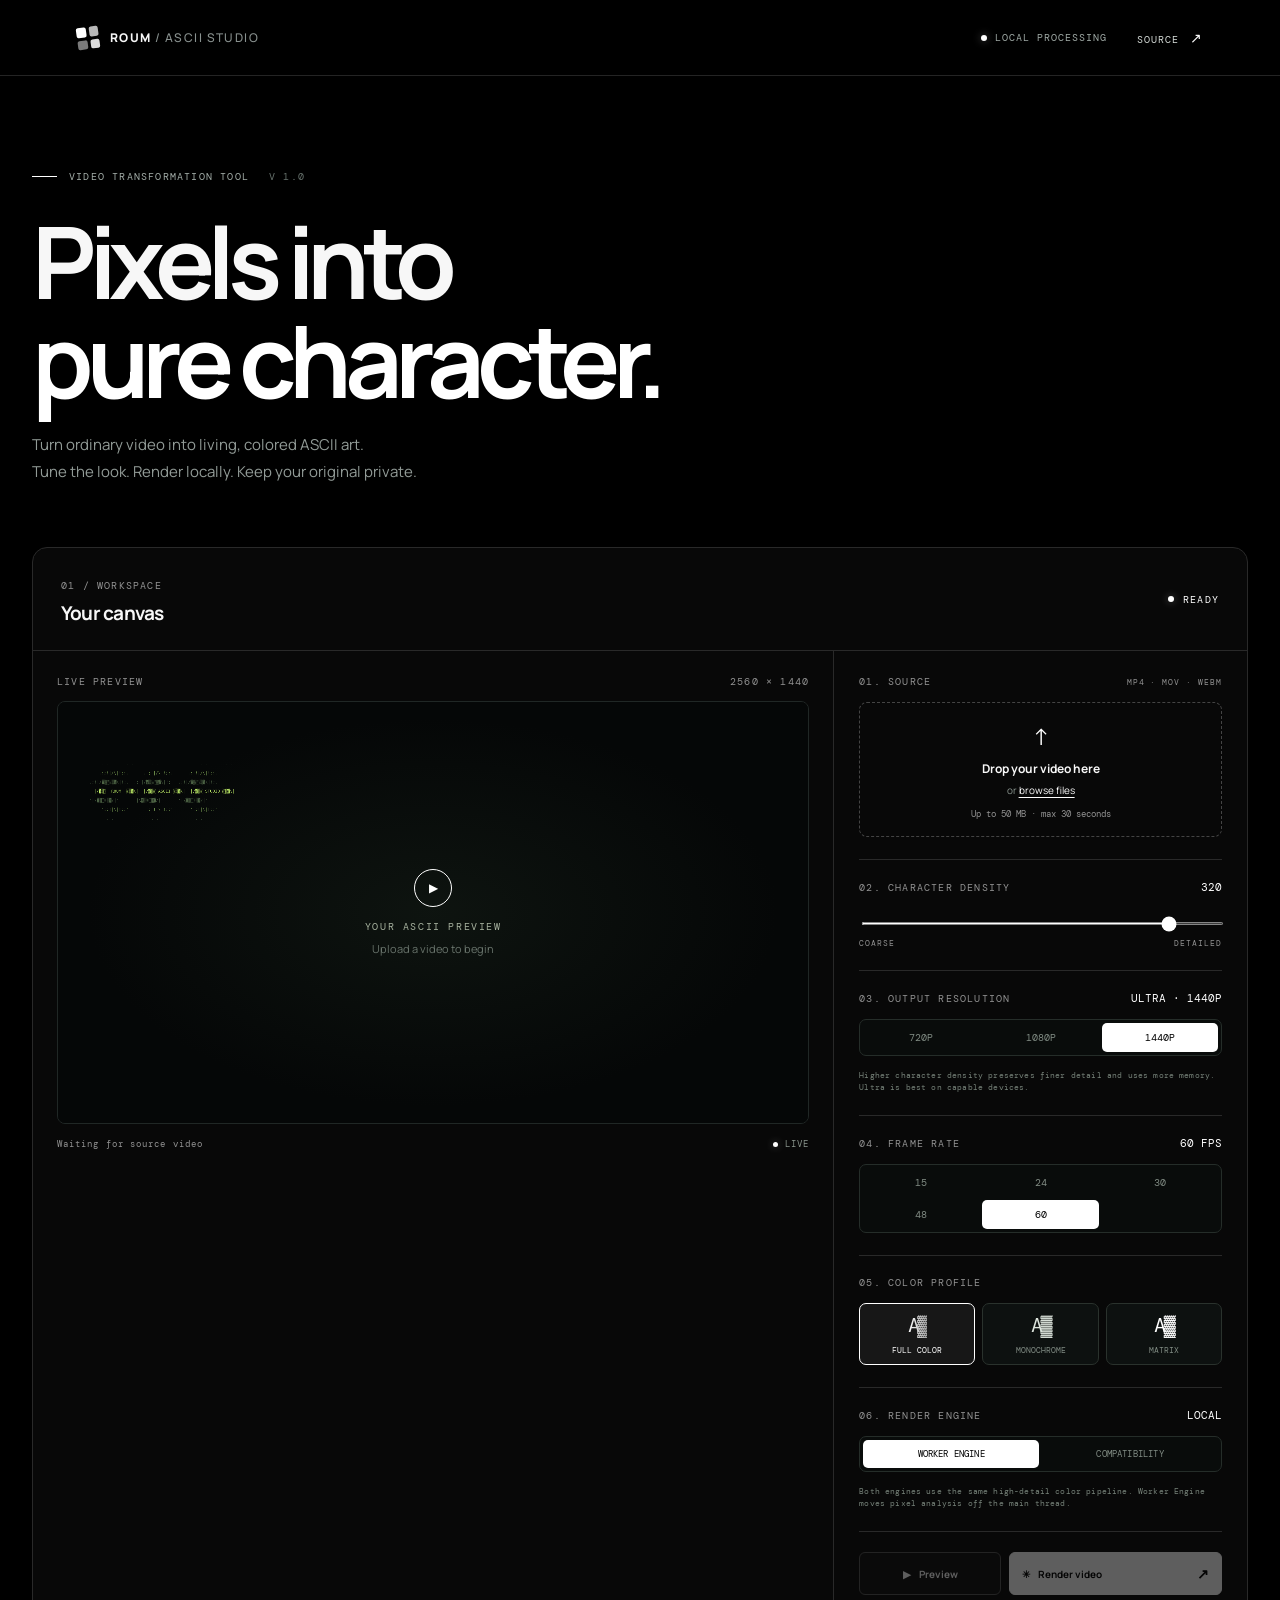
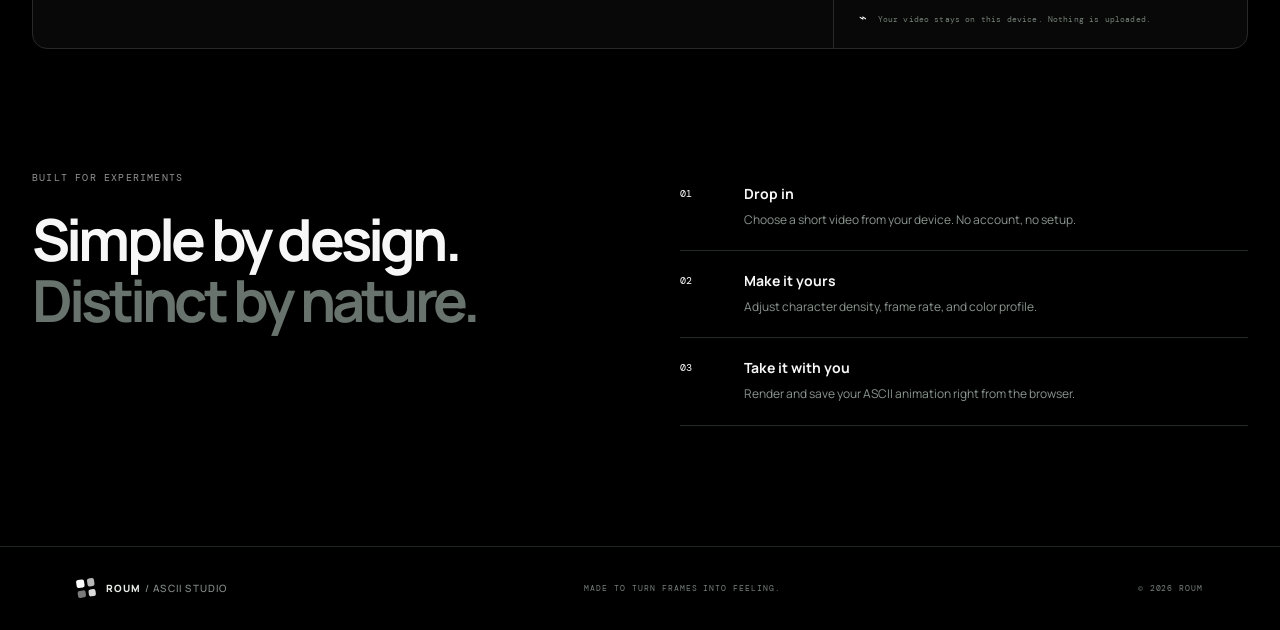
<file: index.html>
<!doctype html>
<html lang="en"><head><meta charset="utf-8"><meta name="viewport" content="width=device-width, initial-scale=1, viewport-fit=cover"><meta name="theme-color" content="#000000"><meta name="description" content="Turn videos into high-detail ASCII animation. Private, local processing with adjustable output quality."><title>Roum ASCII Studio — Video to ASCII</title><link rel="stylesheet" href="./styles.css"><script type="module" src="./app.js"></script></head>
<body><div class="ambient ambient-one"></div><div class="ambient ambient-two"></div>
<header class="topbar"><a class="brand" href="./" aria-label="Roum ASCII Studio home"><span class="brand-mark"><span></span><span></span><span></span><span></span></span><span>ROUM<span class="brand-light"> / ASCII STUDIO</span></span></a><div class="topbar-right"><span class="privacy"><i></i> LOCAL PROCESSING</span><a class="github-link" href="https://github.com/9wpxd9ychc-dot/roum-ascii-studio" target="_blank" rel="noreferrer">SOURCE <span>↗</span></a></div></header>
<main><section class="hero"><div class="eyebrow"><span class="eyebrow-line"></span> VIDEO TRANSFORMATION TOOL <span class="version">V 1.0</span></div><h1>Pixels into<br><span class="gradient-text">pure character.</span></h1><p class="hero-copy">Turn ordinary video into living, colored ASCII art.<br class="desktop-only"> Tune the look. Render locally. Keep your original private.</p></section>
<section class="studio" aria-label="ASCII video studio"><div class="studio-head"><div><span class="section-kicker">01 / WORKSPACE</span><h2>Your canvas</h2></div><span class="workspace-status" id="workspaceStatus"><i></i> READY</span></div>
<div class="workspace-grid"><div class="preview-panel"><div class="panel-top"><span>LIVE PREVIEW</span><span class="preview-dimensions" id="previewDimensions">1280 × 720</span></div><div class="preview-wrap" id="previewWrap"><canvas id="previewCanvas" width="1280" height="720" aria-label="ASCII video preview"></canvas><div class="preview-overlay" id="previewOverlay"><div class="play-symbol">▶</div><span>YOUR ASCII PREVIEW</span><small>Upload a video to begin</small></div></div><div class="preview-foot"><span id="previewHint">Waiting for source video</span><span class="live-dot"><i></i> LIVE</span></div></div>
<aside class="control-panel"><div class="control-block"><div class="control-heading"><span class="section-kicker">01. SOURCE</span><span class="tiny-label">MP4 · MOV · WEBM</span></div><label class="upload-zone" id="uploadZone" for="videoInput"><input id="videoInput" type="file" accept="video/*,.mp4,.mov,.m4v,.webm,.3gp,.3g2"><span class="upload-icon">↑</span><strong>Drop your video here</strong><span>or <u>browse files</u></span><small>Up to 50 MB · max 30 seconds</small></label><div class="file-card hidden" id="fileCard"><span class="file-icon">▣</span><div class="file-info"><strong id="fileName">video.mp4</strong><small id="fileMeta">0 MB · 0:00</small></div><button class="icon-button" id="removeFile" type="button" aria-label="Remove video">×</button></div></div>
<div class="control-block"><div class="control-heading"><span class="section-kicker">02. CHARACTER DENSITY</span><output id="columnsValue">112</output></div><input id="columns" class="range" type="range" min="64" max="360" step="8" value="320"><div class="range-labels"><span>COARSE</span><span>DETAILED</span></div></div>
<div class="control-block"><div class="control-heading"><span class="section-kicker">03. OUTPUT RESOLUTION</span><output id="resolutionValue">ULTRA · 1440P</output></div><div class="segmented resolution-options" role="group" aria-label="Output resolution"><button type="button" data-quality="standard">720P</button><button type="button" data-quality="high">1080P</button><button type="button" class="selected" data-quality="ultra">1440P</button></div><p class="privacy-note">Higher character density preserves finer detail and uses more memory. Ultra is best on capable devices.</p></div>
<div class="control-block"><div class="control-heading"><span class="section-kicker">04. FRAME RATE</span><output id="fpsValue">30 FPS</output></div><div class="segmented" role="group" aria-label="Frame rate"><button type="button" data-fps="15">15</button><button type="button" data-fps="24">24</button><button type="button" data-fps="30">30</button><button type="button" data-fps="48">48</button><button type="button" class="selected" data-fps="60">60</button></div></div>
<div class="control-block"><div class="control-heading"><span class="section-kicker">05. COLOR PROFILE</span></div><div class="palette-grid"><button type="button" class="palette selected" data-palette="color"><span class="palette-preview palette-color">A▓</span><span>FULL COLOR</span></button><button type="button" class="palette" data-palette="mono"><span class="palette-preview palette-mono">A▓</span><span>MONOCHROME</span></button><button type="button" class="palette" data-palette="matrix"><span class="palette-preview palette-matrix">A▓</span><span>MATRIX</span></button></div></div>
<div class="control-block"><div class="control-heading"><span class="section-kicker">06. RENDER ENGINE</span><output>LOCAL</output></div><div class="segmented engine-options" role="group" aria-label="Render engine"><button type="button" class="selected" data-engine="worker">WORKER ENGINE</button><button type="button" data-engine="main">COMPATIBILITY</button></div><p class="privacy-note">Both engines use the same high-detail color pipeline. Worker Engine moves pixel analysis off the main thread.</p></div><div class="control-actions"><button class="button button-secondary" id="previewButton" type="button" disabled><span>▶</span> Preview</button><button class="button button-primary" id="renderButton" type="button" disabled><span>✳</span> Render video <span class="button-arrow">↗</span></button></div><p class="privacy-note"><span>⌁</span> Your video stays on this device. Nothing is uploaded.</p></aside></div>
<div class="render-progress hidden" id="renderProgress"><div class="progress-top"><span id="progressLabel">RENDERING YOUR VIDEO</span><strong id="progressPercent">0%</strong></div><div class="progress-track"><span id="progressBar"></span></div><p id="progressDetail">Preparing frames…</p></div><div class="result-panel hidden" id="resultPanel"><div class="result-copy"><span class="section-kicker">RENDER COMPLETE</span><strong>Your ASCII video is ready.</strong><small id="resultMeta">MP4 · ready to save</small></div><div class="result-actions"><button class="button button-secondary" id="saveGalleryButton" type="button">↗ Save to Photos</button><a class="button button-primary download-button" id="downloadButton" href="#" download="roum-ascii.mp4">↓ Download video</a></div></div></section>
<section class="how-section"><div><span class="section-kicker">BUILT FOR EXPERIMENTS</span><h2>Simple by design.<br><span class="muted-heading">Distinct by nature.</span></h2></div><div class="feature-list"><article><span class="feature-number">01</span><div><h3>Drop in</h3><p>Choose a short video from your device. No account, no setup.</p></div></article><article><span class="feature-number">02</span><div><h3>Make it yours</h3><p>Adjust character density, frame rate, and color profile.</p></div></article><article><span class="feature-number">03</span><div><h3>Take it with you</h3><p>Render and save your ASCII animation right from the browser.</p></div></article></div></section></main>
<footer><a class="brand footer-brand" href="./"><span class="brand-mark"><span></span><span></span><span></span><span></span></span><span>ROUM<span class="brand-light"> / ASCII STUDIO</span></span></a><span>MADE TO TURN FRAMES INTO FEELING.</span><span>© 2026 ROUM</span></footer><video id="sourceVideo" class="hidden-video" playsinline muted></video><div class="toast" id="toast" role="status" aria-live="polite"></div></body></html>
</file>
<file: styles.css>
@import url('https://fonts.googleapis.com/css2?family=DM+Mono:wght@400;500&family=Manrope:wght@400;500;600;700;800&display=swap');
:root{color-scheme:dark;--bg:#080a0b;--panel:#101314;--panel-2:#141819;--line:#252b2c;--muted:#858e8e;--text:#f1f4f2;--lime:#c4f36a;--lime-2:#a9d94d;--mono:'DM Mono',monospace;--sans:'Manrope',-apple-system,BlinkMacSystemFont,sans-serif}
*{box-sizing:border-box}html{scroll-behavior:smooth}body{margin:0;background:var(--bg);color:var(--text);font-family:var(--sans);min-height:100vh;overflow-x:hidden}button,input{font:inherit}button,a{-webkit-tap-highlight-color:transparent}a{color:inherit;text-decoration:none}.ambient{position:fixed;pointer-events:none;z-index:-1;border-radius:50%;filter:blur(100px);opacity:.12}.ambient-one{width:380px;height:380px;background:#8bcf3c;top:220px;left:-260px}.ambient-two{width:420px;height:420px;background:#236c56;right:-300px;top:900px}
.topbar{height:76px;border-bottom:1px solid rgba(255,255,255,.07);display:flex;align-items:center;justify-content:space-between;padding:0 clamp(22px,6vw,92px);position:relative;z-index:2}.brand{display:flex;align-items:center;gap:11px;font-size:12px;font-weight:800;letter-spacing:.12em}.brand-light{font-weight:500;color:#89918f}.brand-mark{width:22px;height:22px;display:grid;grid-template-columns:repeat(2,1fr);gap:3px;transform:rotate(-8deg)}.brand-mark span{background:var(--lime);border-radius:2px}.brand-mark span:nth-child(2){opacity:.72}.brand-mark span:nth-child(3){opacity:.48}.brand-mark span:nth-child(4){opacity:.86}.topbar-right{display:flex;align-items:center;gap:30px;font:10px var(--mono);letter-spacing:.1em;color:#a0aaa6}.privacy{display:flex;align-items:center;gap:8px}.privacy i,.workspace-status i,.live-dot i{display:inline-block;width:6px;height:6px;border-radius:50%;background:var(--lime);box-shadow:0 0 10px #b8ec59}.github-link{color:#d5dbd7}.github-link span{color:var(--lime);font-size:14px;margin-left:4px}
main{max-width:1280px;margin:auto;padding:0 32px}.hero{padding:94px 0 62px}.eyebrow,.section-kicker,.tiny-label,.panel-top,.preview-foot,.range-labels,.workspace-status,.privacy-note,.progress-top,footer>span{font:10px var(--mono);letter-spacing:.12em}.eyebrow{display:flex;align-items:center;gap:12px;color:#a3ada8}.eyebrow-line{width:25px;height:1px;background:var(--lime)}.version{color:#66716c;margin-left:8px}.hero h1{font-size:clamp(52px,8vw,100px);line-height:.99;letter-spacing:-.075em;margin:28px 0 22px;font-weight:700}.gradient-text{background:linear-gradient(100deg,#f4f6f2 4%,#c9f27a 48%,#77a948 100%);-webkit-background-clip:text;background-clip:text;color:transparent}.hero-copy{font-size:15px;line-height:1.8;color:#929b97;margin:0}
.studio{border:1px solid #29302e;background:linear-gradient(145deg,rgba(20,25,24,.97),rgba(12,15,15,.98));border-radius:15px;overflow:hidden;box-shadow:0 30px 100px #0005}.studio-head{display:flex;align-items:center;justify-content:space-between;padding:24px 28px;border-bottom:1px solid var(--line)}.section-kicker{color:#8d9991}.studio-head h2{font-size:19px;margin:6px 0 0;letter-spacing:-.04em}.workspace-status{color:var(--lime);display:flex;gap:9px;align-items:center}.workspace-grid{display:grid;grid-template-columns:minmax(0,1.65fr) minmax(310px,.85fr)}.preview-panel{padding:24px;border-right:1px solid var(--line);min-width:0}.panel-top,.preview-foot{display:flex;justify-content:space-between;color:#8c9691}.preview-dimensions{color:#69736e}.preview-wrap{position:relative;background:#050707;border:1px solid #202725;border-radius:8px;margin-top:13px;overflow:hidden;aspect-ratio:16/9;display:grid;place-items:center}.preview-wrap canvas{display:block;width:100%;height:100%;object-fit:contain}.preview-overlay{position:absolute;inset:0;display:flex;align-items:center;justify-content:center;flex-direction:column;gap:8px;background:radial-gradient(ellipse at center,#121a14aa,transparent 65%);font:10px var(--mono);letter-spacing:.16em;color:#a7b29f;pointer-events:none}.preview-overlay small{font:11px var(--sans);letter-spacing:0;color:#69746c}.play-symbol{width:38px;height:38px;border:1px solid #718b4e;border-radius:50%;display:grid;place-items:center;color:var(--lime);font-size:12px;padding-left:3px;margin-bottom:5px}.preview-foot{margin-top:14px;color:#65706a;font-size:9px}.live-dot{color:#8b968e;display:flex;align-items:center;gap:7px}.live-dot i{width:5px;height:5px}
.control-panel{padding:24px 25px 20px}.control-block{padding-bottom:22px;margin-bottom:20px;border-bottom:1px solid var(--line)}.control-heading{display:flex;justify-content:space-between;align-items:center;margin-bottom:14px}.control-heading output{font:11px var(--mono);color:var(--lime)}.tiny-label{font-size:8px;color:#69746e}.upload-zone{position:relative;overflow:hidden;min-height:135px;border:1px dashed #3b4940;border-radius:8px;background:#111714;display:flex;align-items:center;justify-content:center;flex-direction:column;gap:6px;cursor:pointer;transition:.2s}.upload-zone:hover,.upload-zone.dragover{border-color:var(--lime);background:#151e14}.upload-zone input{position:absolute;inset:0;width:100%;height:100%;opacity:0;z-index:3;cursor:pointer;margin:0;-webkit-appearance:none}.upload-zone strong{font-size:12px}.upload-zone>span:not(.upload-icon){font-size:10px;color:#8b9690}.upload-zone u{color:var(--lime);text-underline-offset:3px}.upload-zone small{font:9px var(--mono);color:#68736c;margin-top:5px}.upload-icon{font-size:23px;color:var(--lime);margin-bottom:2px}.file-card{display:flex;align-items:center;gap:11px;padding:12px;background:#171d19;border:1px solid #34412f;border-radius:7px}.file-icon{font-size:18px;color:var(--lime)}.file-info{display:flex;flex-direction:column;gap:4px;min-width:0;flex:1}.file-info strong{font-size:10px;white-space:nowrap;overflow:hidden;text-overflow:ellipsis}.file-info small{font:9px var(--mono);color:#8b958e}.icon-button{background:none;border:0;color:#9ba69d;font-size:21px;cursor:pointer;padding:2px 6px}.range{width:100%;accent-color:var(--lime);height:3px;cursor:pointer}.range-labels{display:flex;justify-content:space-between;color:#65706a;font-size:8px;margin-top:8px}.segmented{display:grid;grid-template-columns:repeat(3,1fr);padding:3px;background:#090c0b;border:1px solid #252d29;border-radius:7px;gap:3px}.segmented button{border:0;background:transparent;color:#818c84;border-radius:5px;padding:8px;font:10px var(--mono);cursor:pointer}.segmented button.selected{background:#29351e;color:var(--lime);box-shadow:inset 0 0 0 1px #4a6032}.palette-grid{display:grid;grid-template-columns:repeat(3,1fr);gap:7px}.palette{border:1px solid #2a322d;background:#0d1110;border-radius:7px;padding:8px 3px 9px;color:#818c84;display:flex;align-items:center;flex-direction:column;gap:7px;font:8px var(--mono);cursor:pointer}.palette.selected{border-color:#8aa94e;background:#182016;color:var(--lime)}.palette-preview{font:20px var(--mono);letter-spacing:-.12em}.palette-color{background:linear-gradient(90deg,#f4e86d,#8edb75,#63bce0);-webkit-background-clip:text;background-clip:text;color:transparent}.palette-mono{color:#dce4dc}.palette-matrix{color:#9df05d}.control-actions{display:grid;grid-template-columns:.8fr 1.2fr;gap:8px}.button{min-height:43px;border-radius:6px;padding:0 12px;display:inline-flex;align-items:center;justify-content:center;gap:8px;font-size:10px;font-weight:700;cursor:pointer;transition:transform .2s,background .2s,border-color .2s}.button:disabled{opacity:.35;cursor:not-allowed}.button:not(:disabled):hover{transform:translateY(-2px)}.button-secondary{border:1px solid #38433b;background:#171d19;color:#c5cec6}.button-primary{border:1px solid var(--lime);background:var(--lime);color:#10150b}.button-primary:not(:disabled):hover{background:#d4ff7a}.button-arrow{margin-left:auto;font-size:14px}.privacy-note{font-size:8px;letter-spacing:.02em;color:#77837a;line-height:1.5;margin:13px 0 0}.privacy-note span{color:var(--lime);font-size:13px;margin-right:5px}.render-progress{padding:20px 28px;border-top:1px solid var(--line);background:#111614}.progress-top{display:flex;justify-content:space-between;color:#9ba69e}.progress-top strong{color:var(--lime);font-weight:400}.progress-track{height:4px;background:#29312b;border-radius:5px;overflow:hidden;margin:12px 0 8px}.progress-track span{height:100%;width:0;display:block;background:var(--lime);transition:width .2s}.render-progress p{margin:0;color:#77837b;font-size:10px}.result-panel{display:flex;align-items:center;justify-content:space-between;gap:20px;padding:18px 28px;border-top:1px solid #34452b;background:#141b12}.result-copy{display:flex;flex-direction:column;gap:5px}.result-copy strong{font-size:14px}.result-copy small{color:#84917f;font:9px var(--mono)}.download-button{white-space:nowrap}
.how-section{display:grid;grid-template-columns:1fr 1fr;gap:80px;padding:115px 0 120px}.how-section h2{font-size:clamp(36px,5vw,58px);line-height:1.06;letter-spacing:-.065em;margin:22px 0}.muted-heading{color:#69736d}.feature-list article{display:grid;grid-template-columns:48px 1fr;gap:16px;padding:20px 0;border-bottom:1px solid #242a27}.feature-number{font:10px var(--mono);color:var(--lime);padding-top:3px}.feature-list h3{font-size:14px;margin:0 0 7px}.feature-list p{font-size:12px;line-height:1.7;color:#8b9690;margin:0;max-width:350px}
footer{border-top:1px solid #202624;min-height:84px;padding:20px clamp(22px,6vw,92px);display:flex;align-items:center;justify-content:space-between;gap:20px;color:#77817b}footer>span{font-size:8px}.footer-brand{color:#e7ece8;font-size:10px}.footer-brand .brand-mark{width:18px;height:18px}.hidden{display:none!important}.hidden-video{position:fixed;width:1px;height:1px;opacity:0;pointer-events:none;left:-10px;top:-10px}.toast{position:fixed;bottom:24px;left:50%;transform:translate(-50%,20px);opacity:0;pointer-events:none;background:#e0f7b0;color:#10160b;border-radius:6px;padding:12px 18px;font-size:12px;font-weight:700;box-shadow:0 10px 40px #0008;transition:.25s;z-index:5;max-width:calc(100vw - 32px)}.toast.show{opacity:1;transform:translate(-50%,0)}
@media(max-width:900px){main{padding:0 22px}.workspace-grid{grid-template-columns:1fr}.preview-panel{border-right:0;border-bottom:1px solid var(--line)}.control-panel{display:grid;grid-template-columns:1fr 1fr;gap:0 22px}.control-block:nth-child(1){grid-column:1/-1}.control-actions,.privacy-note{grid-column:1/-1}.how-section{gap:40px}}
@media(max-width:600px){.topbar{height:64px;padding:0 18px}.brand{font-size:10px;gap:8px}.brand-mark{width:18px;height:18px}.topbar-right{gap:0}.privacy{display:none}.github-link{font-size:9px}main{padding:0 14px}.hero{padding:68px 4px 42px}.hero h1{font-size:clamp(48px,13vw,72px);margin-top:24px}.hero-copy{font-size:12px}.studio-head{padding:18px}.preview-panel{padding:14px}.control-panel{padding:20px 16px;grid-template-columns:1fr}.control-block:nth-child(1),.control-actions,.privacy-note{grid-column:auto}.control-block{margin-bottom:16px;padding-bottom:17px}.studio-head h2{font-size:17px}.workspace-status{font-size:8px}.result-panel{align-items:flex-start;flex-direction:column;padding:18px}.download-button{width:100%}.how-section{grid-template-columns:1fr;gap:14px;padding:76px 4px 78px}.how-section h2{font-size:43px}.feature-list article{padding:16px 0}footer{padding:22px 18px;flex-wrap:wrap}footer>span:nth-child(2){order:3;width:100%;font-size:7px}.desktop-only{display:none}}
@media(prefers-reduced-motion:reduce){*,*::before,*::after{scroll-behavior:auto!important;transition:none!important;animation:none!important}}

/* Roum ASCII Studio — classic monochrome interface */
:root{--bg:#000;--panel:#090909;--panel-2:#111;--line:#292929;--muted:#929292;--text:#f7f7f7;--lime:#fff;--lime-2:#ddd}
body{background:#000}
.ambient{display:none}
.topbar{border-color:#242424}
.brand-mark span{background:#fff}
.eyebrow-line{background:#fff}
.gradient-text{background:none;color:#fff}
.studio{background:#080808;border-color:#292929;box-shadow:0 28px 90px #000}
.workspace-status i,.privacy i,.live-dot i{background:#fff;box-shadow:0 0 8px #ffffff55}
.upload-zone{background:#080808;border-color:#444}
.upload-zone:hover,.upload-zone.dragover{border-color:#fff;background:#111}
.upload-icon,.upload-zone u,.control-heading output,.feature-number,.privacy-note span{color:#fff}
.segmented button.selected{background:#fff;color:#000;box-shadow:none}
.palette.selected{border-color:#fff;background:#171717;color:#fff}
.button-primary{border-color:#fff;background:#fff;color:#000}
.button-primary:not(:disabled):hover{background:#dedede}
.button-secondary{border-color:#555;background:#101010;color:#fff}
.progress-track span{background:#fff}
.result-panel{border-color:#333;background:#101010}
.toast{background:#fff;color:#000}
.play-symbol{border-color:#fff;color:#fff}
.file-card{background:#111;border-color:#383838}
.upload-zone small,.range-labels,.preview-foot,.tiny-label,.section-kicker,.panel-top,.preview-dimensions,.progress-top{color:#929292}
.palette-color{background:linear-gradient(90deg,#fff,#aaa);-webkit-background-clip:text;background-clip:text}
.palette-matrix{color:#fff}
@media(prefers-reduced-motion:reduce){.button:not(:disabled):hover{transform:none}}

.result-actions{display:flex;gap:8px;flex-wrap:wrap}.result-actions .button{min-width:150px}@media(max-width:600px){.result-actions{width:100%;flex-direction:column}.result-actions .button{width:100%}}

.engine-options{grid-template-columns:1fr 1fr}.engine-options button{font-size:9px;letter-spacing:.02em}

/* Preserve the uploaded video aspect ratio in the preview, including portrait sources. */
.preview-wrap{max-height:min(70vh,760px)}
</file>
